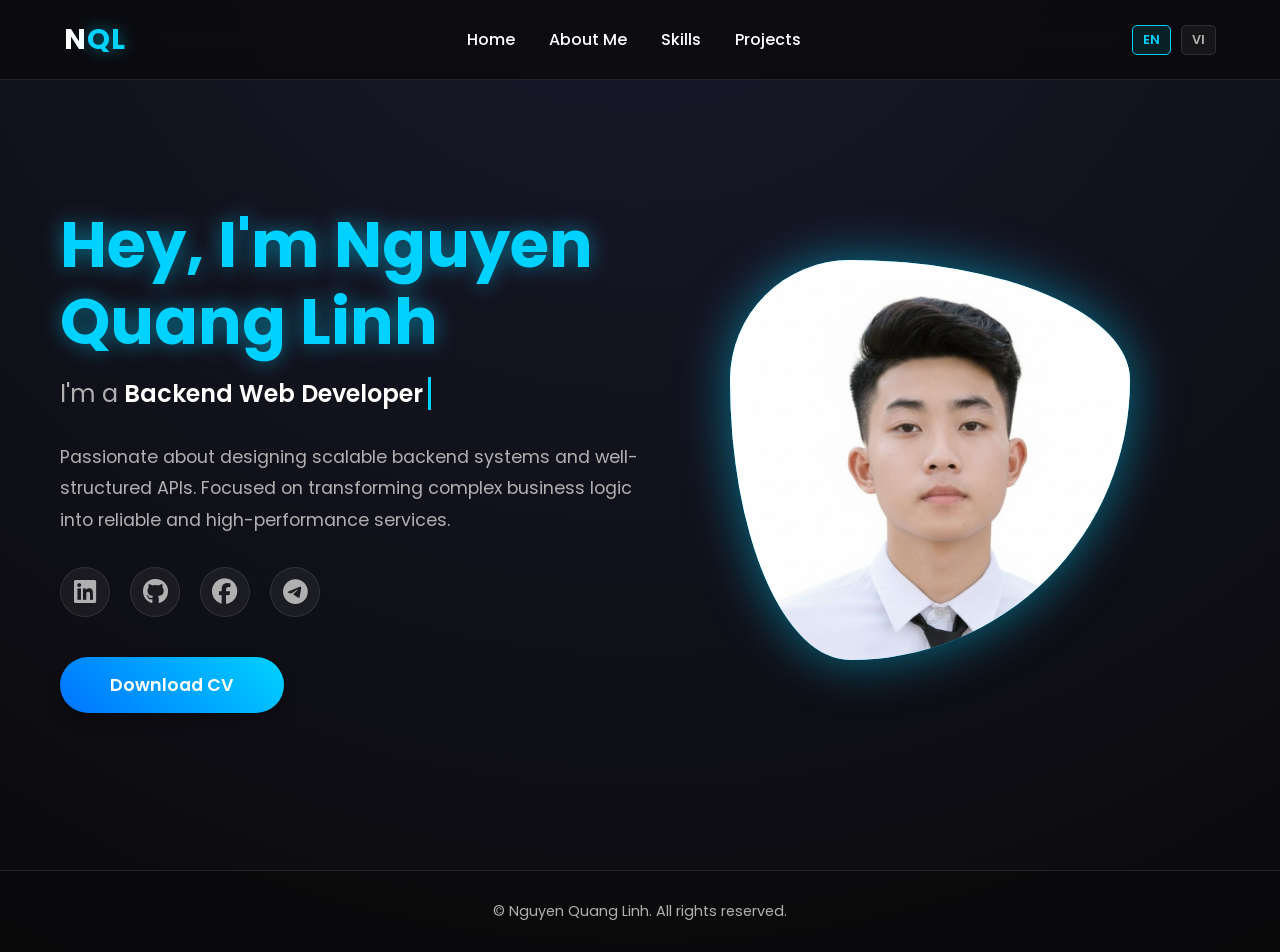
<file: index.html>
<!DOCTYPE html>
<html lang="en">

<head>
    <meta charset="UTF-8">
    <meta name="viewport" content="width=device-width, initial-scale=1.0">
    <link rel="stylesheet" href="https://cdnjs.cloudflare.com/ajax/libs/font-awesome/6.5.1/css/all.min.css">
    <link rel="stylesheet" href="https://unpkg.com/aos@next/dist/aos.css" />
    <link rel="stylesheet" href="style.css">
    <title>Nguyen Quang Linh | Portfolio</title>
</head>

<body>
    <nav>
        <div class="logo">N<span>QL</span></div>

        <input type="checkbox" id="menu-toggle">
        <label for="menu-toggle" class="hamburg"><i class="fa-solid fa-bars"></i></label>

        <div class="nav-container">
            <div class="links">
                <a href="index.html" data-i18n="nav-home">Home</a>
                <a href="about.html" data-i18n="nav-about">About Me</a>
                <a href="skills.html" data-i18n="nav-skills">Skills</a>
                <a href="projects.html" data-i18n="nav-projects">Projects</a>
            </div>
        </div>

        <div class="nav-content">
            <div class="lang-switcher">
                <button class="lang-btn active" data-lang="en">EN</button>
                <button class="lang-btn" data-lang="vi">VI</button>
            </div>
        </div>

        <div class="dropdown">
            <a href="index.html" data-i18n="nav-home">Home</a>
            <a href="about.html" data-i18n="nav-about">About Me</a>
            <a href="skills.html" data-i18n="nav-skills">Skills</a>
            <a href="projects.html" data-i18n="nav-projects">Projects</a>
        </div>
    </nav>

    <section>
        <div class="main-container">
            <div class="content">
                <h1 data-aos="fade-up" data-aos-duration="1500"><span data-i18n="hero-hey">Hey, I'm </span><span
                        data-i18n="hero-name">Nguyen Quang Linh</span></h1>

                <div class="typewriter" data-aos="fade-up" data-aos-duration="1500" data-aos-delay="200">
                    <span data-i18n="hero-typewriter-prefix">I'm a </span><span class="typewriter-text"
                        data-i18n="hero-title">Backend Web Developer</span>
                </div>

                <p data-aos="fade-up" data-aos-duration="1500" data-aos-delay="400" data-i18n="hero-desc">
                    Passionate about designing scalable backend systems and well-structured APIs.
                    Focused on transforming complex business logic into reliable and high-performance services.
                </p>

                <div class="social-links" data-aos="fade-up" data-aos-duration="1500" data-aos-delay="600">
                    <a href="https://www.linkedin.com/in/quang-linh-dev" target="_blank"><i
                            class="fa-brands fa-linkedin"></i></a>
                    <a href="https://github.com/quanglinheternity" target="_blank"><i
                            class="fa-brands fa-github"></i></a>
                    <a href="https://www.facebook.com/quang.linh.73307634" target="_blank"><i
                            class="fa-brands fa-facebook"></i></a>
                    <a href="https://t.me/quanglinheternity" target="_blank"><i class="fa-brands fa-telegram"></i></a>
                </div>

                <a href="https://drive.google.com/file/d/1umqnK_6tv05qjTz2jyoOOcJc1gP9uc_Y/view?usp=sharing"
                    target="_blank" class="cv-button">
                    <button data-aos="zoom-in" data-aos-duration="1500" data-aos-delay="800"
                        data-i18n="hero-cv">Download CV</button>
                </a>
            </div>

            <div class="image" data-aos="zoom-in" data-aos-duration="2000">
                <div class="image-container">
                    <img src="main.jpg" alt="Nguyen Quang Linh">
                </div>
            </div>
        </div>
    </section>

    <footer>
        &copy; Nguyen Quang Linh. <span data-i18n="footer-rights">All rights reserved.</span>
    </footer>

    <script src="translations.js"></script>
    <script src="script.js"></script>
    <script src="https://unpkg.com/aos@next/dist/aos.js"></script>
    <script>
        AOS.init({
            offset: 100,
            duration: 1000,
            once: true
        });
    </script>
</body>


</html>
</file>
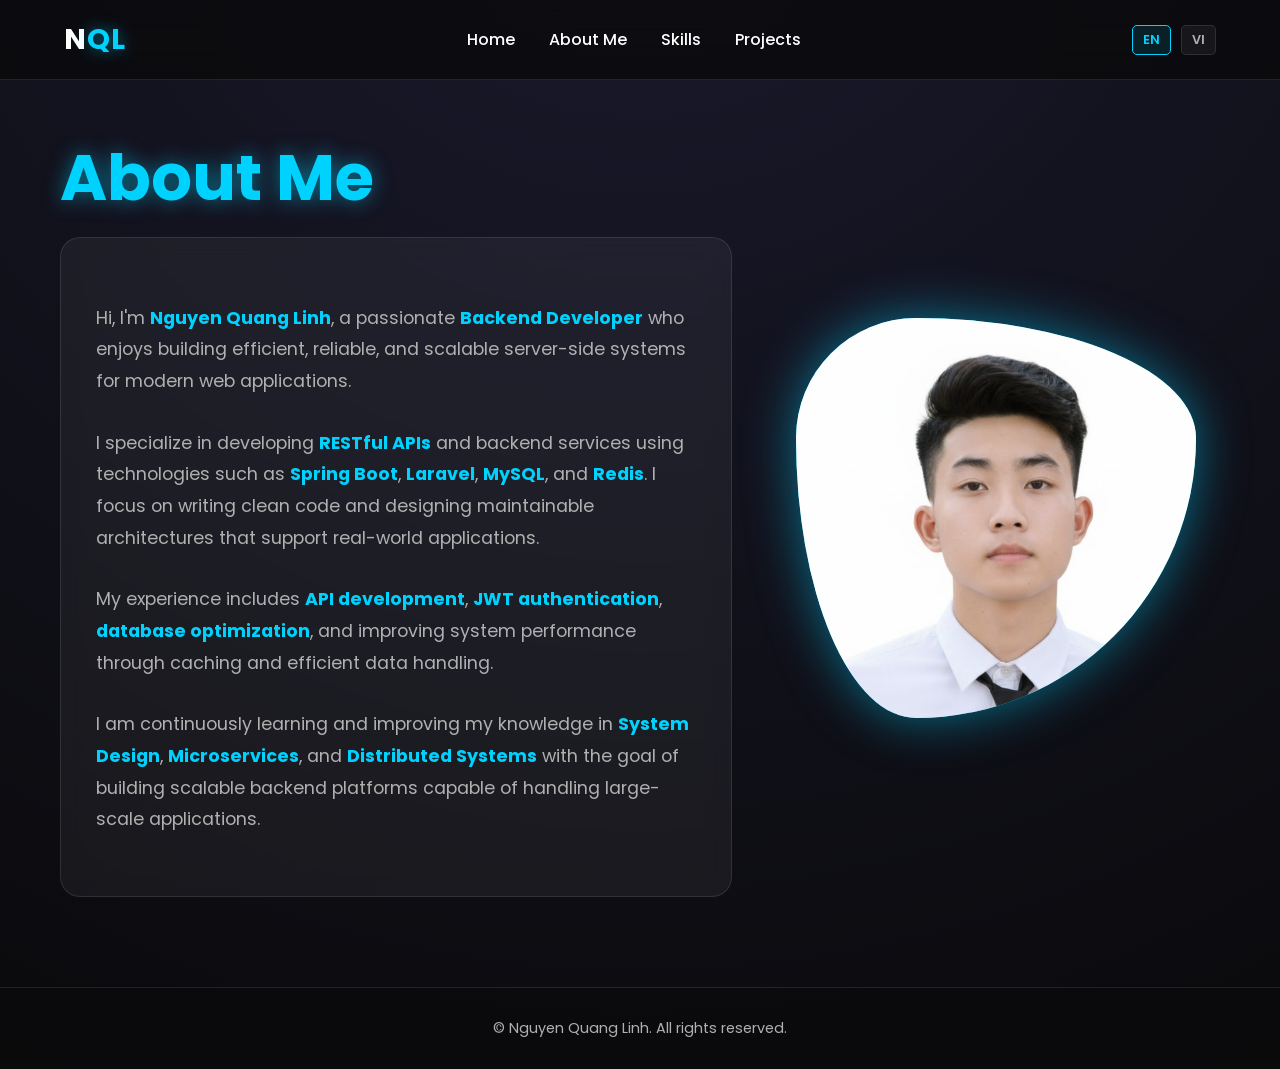
<file: about.html>
<!DOCTYPE html>
<html lang="en">

<head>
    <meta charset="UTF-8">
    <meta name="viewport" content="width=device-width, initial-scale=1.0">
    <title>About Me | Nguyen Quang Linh</title>
    <link rel="stylesheet" href="https://cdnjs.cloudflare.com/ajax/libs/font-awesome/6.5.1/css/all.min.css">
    <link rel="stylesheet" href="https://unpkg.com/aos@next/dist/aos.css" />
    <link rel="stylesheet" href="style.css">
</head>

<body>
    <nav>
        <div class="logo">N<span>QL</span></div>

        <input type="checkbox" id="menu-toggle">
        <label for="menu-toggle" class="hamburg"><i class="fa-solid fa-bars"></i></label>

        <div class="nav-container">
            <div class="links">
                <a href="index.html" data-i18n="nav-home">Home</a>
                <a href="about.html" data-i18n="nav-about">About Me</a>
                <a href="skills.html" data-i18n="nav-skills">Skills</a>
                <a href="projects.html" data-i18n="nav-projects">Projects</a>
            </div>
        </div>

        <div class="nav-content">
            <div class="lang-switcher">
                <button class="lang-btn active" data-lang="en">EN</button>
                <button class="lang-btn" data-lang="vi">VI</button>
            </div>
        </div>

        <div class="dropdown">
            <a href="index.html" data-i18n="nav-home">Home</a>
            <a href="about.html" data-i18n="nav-about">About Me</a>
            <a href="skills.html" data-i18n="nav-skills">Skills</a>
            <a href="projects.html" data-i18n="nav-projects">Projects</a>
        </div>
    </nav>

    <section>
        <div class="main-container about-content">
            <div class="content" data-aos="fade-up" data-aos-duration="1500">
                <h1><span data-i18n="about-title">About </span><span data-i18n="about-span">Me</span></h1>

                <div class="about-text">
                    <p data-i18n="about-p1">
                        Hi, I'm <strong>Nguyen Quang Linh</strong>, a passionate
                        <strong>Backend Developer</strong> who enjoys building efficient, reliable,
                        and scalable server-side systems for modern web applications.
                    </p>

                    <p data-i18n="about-p2">
                        I specialize in developing <strong>RESTful APIs</strong> and backend services
                        using technologies such as <strong>Spring Boot</strong>,
                        <strong>Laravel</strong>, <strong>MySQL</strong>, and <strong>Redis</strong>.
                        I focus on writing clean code and designing maintainable architectures
                        that support real-world applications.
                    </p>

                    <p data-i18n="about-p3">
                        My experience includes <strong>API development</strong>,
                        <strong>JWT authentication</strong>, <strong>database optimization</strong>,
                        and improving system performance through caching and efficient data handling.
                    </p>

                    <p data-i18n="about-p4">
                        I am continuously learning and improving my knowledge in
                        <strong>System Design</strong>, <strong>Microservices</strong>, and
                        <strong>Distributed Systems</strong> with the goal of building
                        scalable backend platforms capable of handling large-scale applications.
                    </p>
                </div>
            </div>

            <div class="image" data-aos="zoom-in" data-aos-duration="1500">
                <div class="image-container">
                    <img src="main.jpg" alt="Nguyen Quang Linh">
                </div>
            </div>
        </div>
    </section>

    <footer>
        &copy; Nguyen Quang Linh. <span data-i18n="footer-rights">All rights reserved.</span>
    </footer>

    <script src="translations.js"></script>
    <script src="script.js"></script>
    <script src="https://unpkg.com/aos@next/dist/aos.js"></script>
    <script>
        AOS.init({
            offset: 100,
            duration: 1000,
            once: true
        });
    </script>
</body>

</html>
</file>
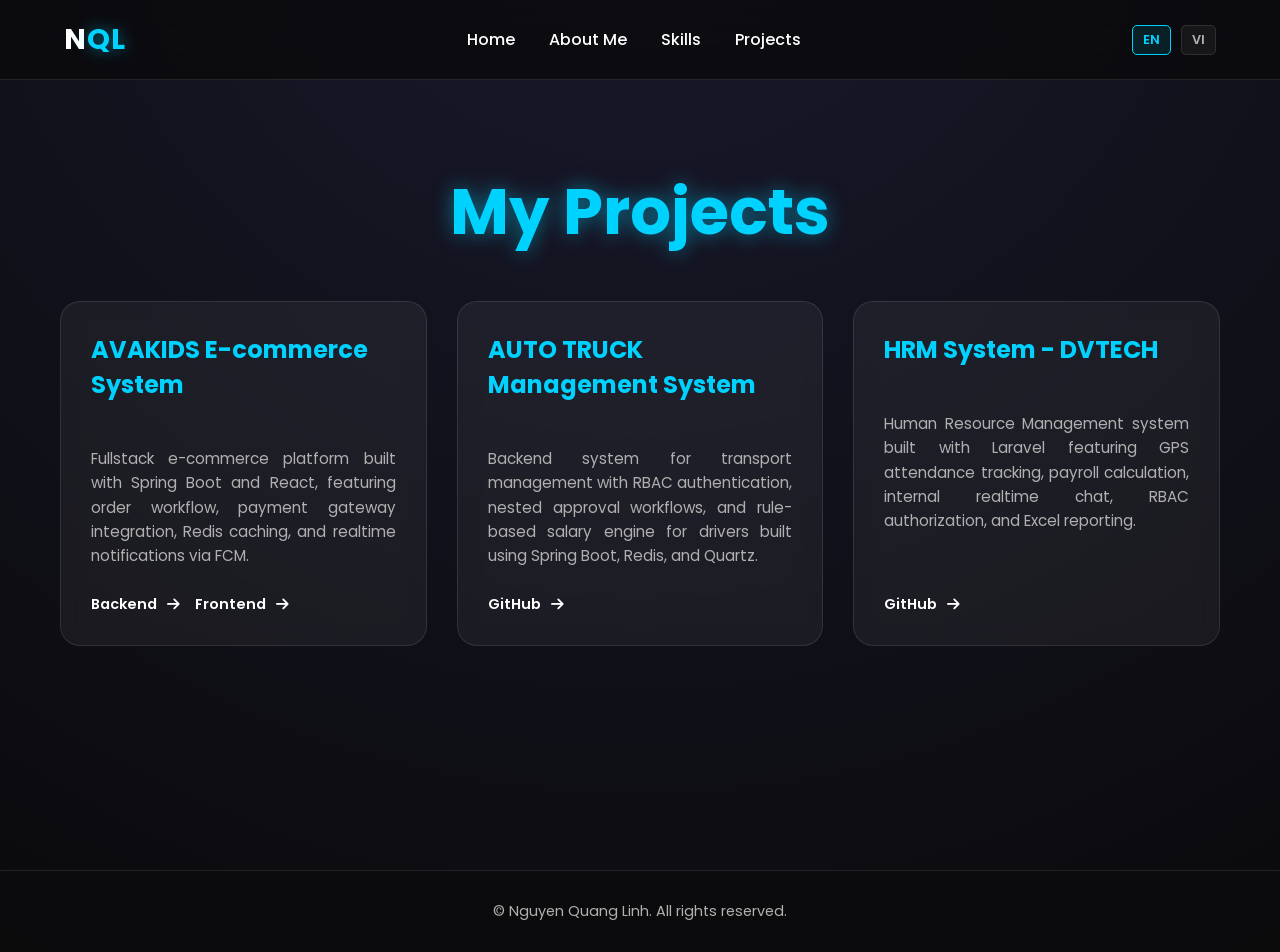
<file: projects.html>
<!DOCTYPE html>
<html lang="en">

<head>
    <meta charset="UTF-8">
    <meta name="viewport" content="width=device-width, initial-scale=1.0">
    <title>My Projects | Nguyen Quang Linh</title>
    <link rel="stylesheet" href="https://cdnjs.cloudflare.com/ajax/libs/font-awesome/6.5.1/css/all.min.css">
    <link rel="stylesheet" href="https://unpkg.com/aos@next/dist/aos.css" />
    <link rel="stylesheet" href="style.css">
</head>

<body>
    <nav>
        <div class="logo">N<span>QL</span></div>

        <input type="checkbox" id="menu-toggle">
        <label for="menu-toggle" class="hamburg"><i class="fa-solid fa-bars"></i></label>

        <div class="nav-container">
            <div class="links">
                <a href="index.html" data-i18n="nav-home">Home</a>
                <a href="about.html" data-i18n="nav-about">About Me</a>
                <a href="skills.html" data-i18n="nav-skills">Skills</a>
                <a href="projects.html" data-i18n="nav-projects">Projects</a>
            </div>
        </div>

        <div class="nav-content">
            <div class="lang-switcher">
                <button class="lang-btn active" data-lang="en">EN</button>
                <button class="lang-btn" data-lang="vi">VI</button>
            </div>
        </div>

        <div class="dropdown">
            <a href="index.html" data-i18n="nav-home">Home</a>
            <a href="about.html" data-i18n="nav-about">About Me</a>
            <a href="skills.html" data-i18n="nav-skills">Skills</a>
            <a href="projects.html" data-i18n="nav-projects">Projects</a>
        </div>
    </nav>

    <section>
        <div class="main-container">
            <div class="content" style="width: 100%;">
                <div class="projects-header" data-aos="fade-down" data-aos-duration="1200">
                    <h1><span data-i18n="projects-title">My </span><span data-i18n="projects-span">Projects</span></h1>
                </div>

                <div class="projects-grid">

                    <div class="project-card" data-aos="fade-up" data-aos-duration="1000" data-aos-delay="200">
                        <h3>AVAKIDS E-commerce System</h3>
                        <p data-i18n="project-avakids-desc">Fullstack e-commerce platform built with Spring Boot and
                            React, featuring order workflow,
                            payment gateway integration, Redis caching, and realtime notifications via WebSocket & FCM.
                        </p>
                        <div class="project-links">
                            <a href="https://github.com/quanglinheternity/avakids-backend.git" target="_blank">
                                Backend <i class="fa-solid fa-arrow-right"></i>
                            </a>

                            <a href="https://github.com/quanglinheternity/avakids-ui.git" target="_blank">
                                Frontend <i class="fa-solid fa-arrow-right"></i>
                            </a>
                        </div>
                    </div>

                    <div class="project-card" data-aos="fade-up" data-aos-duration="1000" data-aos-delay="400">
                        <h3>AUTO TRUCK Management System</h3>
                        <p data-i18n="project-auto-desc">Backend system for transport management with RBAC
                            authentication, nested approval workflows,
                            and rule-based salary engine for drivers built using Spring Boot, Redis, and Quartz.</p>
                        <div class="project-links">
                            <a href="https://github.com/quanglinheternity/WEB_AUTO_TRACK.git" target="_blank">
                                GitHub <i class="fa-solid fa-arrow-right"></i>
                            </a>
                        </div>
                    </div>

                    <div class="project-card" data-aos="fade-up" data-aos-duration="1000" data-aos-delay="600">
                        <h3>HRM System - DVTECH</h3>
                        <p data-i18n="project-hrm-desc">Human Resource Management system built with Laravel featuring
                            GPS attendance tracking,
                            payroll calculation, internal realtime chat, RBAC authorization, and Excel reporting.</p>
                        <div class="project-links">
                            <a href="https://github.com/Binh404/DATN_WD42.git" target="_blank">
                                GitHub <i class="fa-solid fa-arrow-right"></i>
                            </a>
                        </div>
                    </div>

                </div>
            </div>
        </div>
    </section>

    <footer>
        &copy; Nguyen Quang Linh. <span data-i18n="footer-rights">All rights reserved.</span>
    </footer>

    <script src="translations.js"></script>
    <script src="script.js"></script>
    <script src="https://unpkg.com/aos@next/dist/aos.js"></script>
    <script>
        AOS.init({
            offset: 100,
            duration: 1000,
            once: true
        });
    </script>
</body>

</html>
</file>
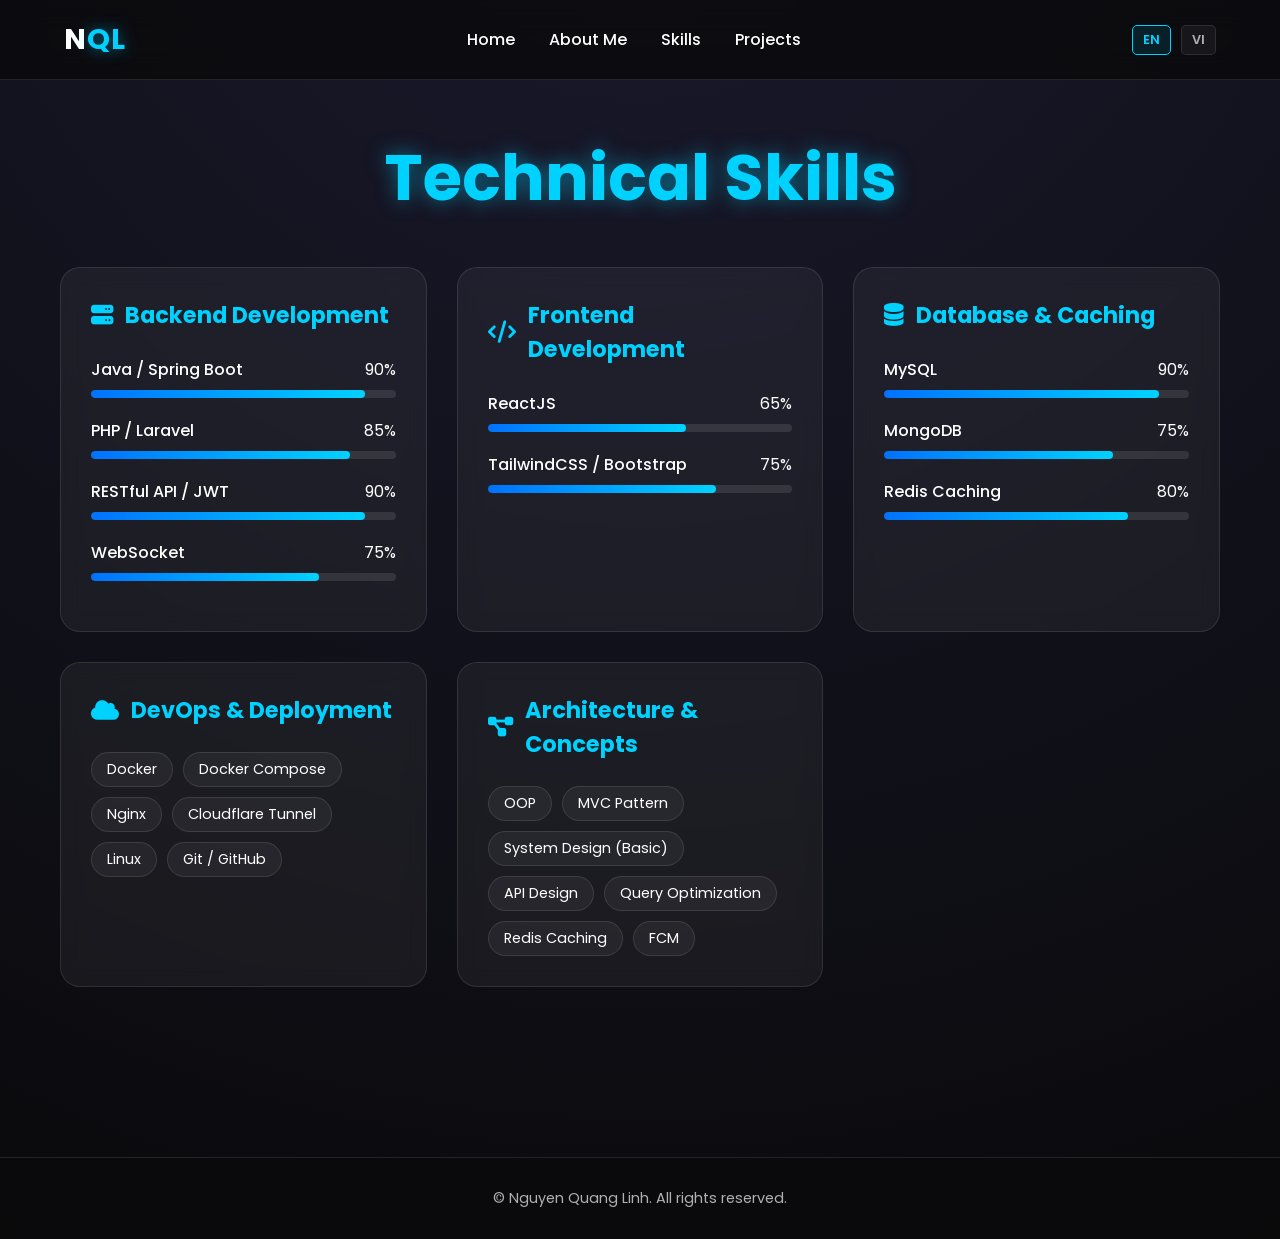
<file: skills.html>
<!DOCTYPE html>
<html lang="en">

<head>
    <meta charset="UTF-8">
    <meta name="viewport" content="width=device-width, initial-scale=1.0">
    <title>My Skills | Nguyen Quang Linh</title>
    <link rel="stylesheet" href="https://cdnjs.cloudflare.com/ajax/libs/font-awesome/6.5.1/css/all.min.css">
    <link rel="stylesheet" href="https://unpkg.com/aos@next/dist/aos.css" />
    <link rel="stylesheet" href="style.css">
</head>

<body>
    <nav>
        <div class="logo">N<span>QL</span></div>

        <input type="checkbox" id="menu-toggle">
        <label for="menu-toggle" class="hamburg"><i class="fa-solid fa-bars"></i></label>

        <div class="nav-container">
            <div class="links">
                <a href="index.html" data-i18n="nav-home">Home</a>
                <a href="about.html" data-i18n="nav-about">About Me</a>
                <a href="skills.html" data-i18n="nav-skills">Skills</a>
                <a href="projects.html" data-i18n="nav-projects">Projects</a>
            </div>
        </div>

        <div class="nav-content">
            <div class="lang-switcher">
                <button class="lang-btn active" data-lang="en">EN</button>
                <button class="lang-btn" data-lang="vi">VI</button>
            </div>
        </div>

        <div class="dropdown">
            <a href="index.html" data-i18n="nav-home">Home</a>
            <a href="about.html" data-i18n="nav-about">About Me</a>
            <a href="skills.html" data-i18n="nav-skills">Skills</a>
            <a href="projects.html" data-i18n="nav-projects">Projects</a>
        </div>
    </nav>

    <section>
        <div class="main-container">
            <div class="content" style="width: 100%;">
                <div class="projects-header" data-aos="fade-down" data-aos-duration="1200">
                    <h1><span data-i18n="skills-title">Technical </span><span data-i18n="skills-span">Skills</span></h1>
                </div>

                <div class="skills-grid">
                    <!-- Backend -->
                    <div class="skill-category" data-aos="fade-up" data-aos-duration="1000">
                        <h3><i class="fa-solid fa-server"></i> <span data-i18n="skills-backend">Backend
                                Development</span></h3>

                        <div class="skill-item">
                            <div class="skill-info">
                                <span class="skill-name">Java / Spring Boot</span>
                                <span class="skill-percentage">90%</span>
                            </div>
                            <div class="skill-bar">
                                <div class="skill-progress" style="width: 90%;"></div>
                            </div>
                        </div>

                        <div class="skill-item">
                            <div class="skill-info">
                                <span class="skill-name">PHP / Laravel</span>
                                <span class="skill-percentage">85%</span>
                            </div>
                            <div class="skill-bar">
                                <div class="skill-progress" style="width: 85%;"></div>
                            </div>
                        </div>

                        <div class="skill-item">
                            <div class="skill-info">
                                <span class="skill-name">RESTful API / JWT</span>
                                <span class="skill-percentage">90%</span>
                            </div>
                            <div class="skill-bar">
                                <div class="skill-progress" style="width: 90%;"></div>
                            </div>
                        </div>

                        <div class="skill-item">
                            <div class="skill-info">
                                <span class="skill-name">WebSocket</span>
                                <span class="skill-percentage">75%</span>
                            </div>
                            <div class="skill-bar">
                                <div class="skill-progress" style="width: 75%;"></div>
                            </div>
                        </div>
                    </div>


                    <!-- Frontend -->
                    <div class="skill-category" data-aos="fade-up" data-aos-duration="1000">
                        <h3><i class="fa-solid fa-code"></i> <span data-i18n="skills-frontend">Frontend
                                Development</span></h3>

                        <div class="skill-item">
                            <div class="skill-info">
                                <span class="skill-name">ReactJS</span>
                                <span class="skill-percentage">65%</span>
                            </div>
                            <div class="skill-bar">
                                <div class="skill-progress" style="width: 65%;"></div>
                            </div>
                        </div>

                        <div class="skill-item">
                            <div class="skill-info">
                                <span class="skill-name">TailwindCSS / Bootstrap</span>
                                <span class="skill-percentage">75%</span>
                            </div>
                            <div class="skill-bar">
                                <div class="skill-progress" style="width: 75%;"></div>
                            </div>
                        </div>
                    </div>


                    <!-- Database -->
                    <div class="skill-category" data-aos="fade-up" data-aos-duration="1000">
                        <h3><i class="fa-solid fa-database"></i> <span data-i18n="skills-db">Database & Caching</span>
                        </h3>

                        <div class="skill-item">
                            <div class="skill-info">
                                <span class="skill-name">MySQL</span>
                                <span class="skill-percentage">90%</span>
                            </div>
                            <div class="skill-bar">
                                <div class="skill-progress" style="width: 90%;"></div>
                            </div>
                        </div>

                        <div class="skill-item">
                            <div class="skill-info">
                                <span class="skill-name">MongoDB</span>
                                <span class="skill-percentage">75%</span>
                            </div>
                            <div class="skill-bar">
                                <div class="skill-progress" style="width: 75%;"></div>
                            </div>
                        </div>

                        <div class="skill-item">
                            <div class="skill-info">
                                <span class="skill-name">Redis Caching</span>
                                <span class="skill-percentage">80%</span>
                            </div>
                            <div class="skill-bar">
                                <div class="skill-progress" style="width: 80%;"></div>
                            </div>
                        </div>
                    </div>


                    <!-- DevOps -->
                    <div class="skill-category" data-aos="fade-up" data-aos-duration="1000">
                        <h3><i class="fa-solid fa-cloud"></i> <span data-i18n="skills-devops">DevOps & Deployment</span>
                        </h3>

                        <div class="skill-tags">
                            <span class="skill-tag">Docker</span>
                            <span class="skill-tag">Docker Compose</span>
                            <span class="skill-tag">Nginx</span>
                            <span class="skill-tag">Cloudflare Tunnel</span>
                            <span class="skill-tag">Linux</span>
                            <span class="skill-tag">Git / GitHub</span>
                        </div>
                    </div>


                    <!-- Architecture -->
                    <div class="skill-category" data-aos="fade-up" data-aos-duration="1000">
                        <h3><i class="fa-solid fa-diagram-project"></i> <span data-i18n="skills-arch">Architecture &
                                Concepts</span></h3>

                        <div class="skill-tags">
                            <span class="skill-tag">OOP</span>
                            <span class="skill-tag">MVC Pattern</span>
                            <span class="skill-tag">System Design (Basic)</span>
                            <span class="skill-tag">API Design</span>
                            <span class="skill-tag">Query Optimization</span>
                            <span class="skill-tag">Redis Caching</span>
                            <span class="skill-tag">FCM</span>
                        </div>
                    </div>

                </div>
            </div>
        </div>
    </section>

    <footer>
        &copy; Nguyen Quang Linh. <span data-i18n="footer-rights">All rights reserved.</span>
    </footer>

    <script src="translations.js"></script>
    <script src="script.js"></script>
    <script src="https://unpkg.com/aos@next/dist/aos.js"></script>
    <script>
        AOS.init({
            offset: 100,
            duration: 1000,
            once: true
        });
    </script>
</body>

</html>
</file>
<file: style.css>
@import url('https://fonts.googleapis.com/css2?family=Poppins:wght@300;400;600;700&display=swap');

:root {
    --primary: #00d2ff;
    --primary-glow: rgba(0, 210, 255, 0.5);
    --secondary: #0072ff;
    --bg-dark: #0a0a0c;
    --bg-card: rgba(255, 255, 255, 0.05);
    --text-main: #ffffff;
    --text-muted: #b0b0b0;
    --glass-bg: rgba(10, 10, 12, 0.8);
    --glass-border: rgba(255, 255, 255, 0.1);
    --transition: all 0.4s cubic-bezier(0.4, 0, 0.2, 1);
}

/* Reset Styles */
* {
    padding: 0;
    margin: 0;
    font-family: 'Poppins', sans-serif;
    box-sizing: border-box;
}

html {
    scroll-behavior: smooth;
}

body {
    width: 100%;
    min-height: 100vh;
    background: radial-gradient(circle at 50% -20%, #1a1a2e, var(--bg-dark));
    color: var(--text-main);
    overflow-x: hidden;
}

/* Custom Scrollbar */
::-webkit-scrollbar {
    width: 8px;
}

::-webkit-scrollbar-track {
    background: var(--bg-dark);
}

::-webkit-scrollbar-thumb {
    background: var(--primary);
    border-radius: 10px;
}

/* Navbar Styles */
nav {
    width: 100%;
    height: 80px;
    display: flex;
    align-items: center;
    justify-content: space-between;
    padding: 0 5%;
    position: fixed;
    top: 0;
    z-index: 1000;
    background: var(--glass-bg);
    backdrop-filter: blur(15px);
    -webkit-backdrop-filter: blur(15px);
    border-bottom: 1px solid var(--glass-border);
    transition: var(--transition);
}

.nav-content {
    display: flex;
    align-items: center;
    gap: 20px;
}

.lang-switcher {
    display: flex;
    gap: 10px;
    margin-left: 20px;
}

.lang-btn {
    background: var(--bg-card);
    border: 1px solid var(--glass-border);
    color: var(--text-muted);
    padding: 5px 10px;
    border-radius: 5px;
    cursor: pointer;
    font-size: 0.8rem;
    font-weight: 600;
    transition: var(--transition);
}

.lang-btn.active {
    color: var(--primary);
    border-color: var(--primary);
    background: rgba(0, 210, 255, 0.1);
}

.lang-btn:hover:not(.active) {
    border-color: var(--primary);
    color: var(--text-main);
}

.logo {
    font-size: 1.8rem;
    font-weight: 700;
    letter-spacing: 1px;
}

.logo span {
    color: var(--primary);
    text-shadow: 0 0 15px var(--primary-glow);
}

.nav-container .links a {
    font-size: 1rem;
    color: var(--text-main);
    margin-left: 30px;
    text-decoration: none;
    font-weight: 500;
    transition: var(--transition);
    position: relative;
}

.nav-container .links a::after {
    content: '';
    position: absolute;
    width: 0;
    height: 2px;
    bottom: -5px;
    left: 0;
    background-color: var(--primary);
    transition: var(--transition);
}

.nav-container .links a:hover {
    color: var(--primary);
}

.nav-container .links a:hover::after {
    width: 100%;
}

/* Drawer Toggle */
#menu-toggle {
    display: none;
}

.hamburg {
    display: none;
    cursor: pointer;
    font-size: 1.8rem;
    color: var(--text-main);
}

.dropdown {
    display: none;
    flex-direction: column;
    position: absolute;
    width: 100%;
    background: var(--glass-bg);
    backdrop-filter: blur(20px);
    top: 80px;
    left: 0;
    border-bottom: 1px solid var(--glass-border);
}

.dropdown a {
    color: var(--text-main);
    text-decoration: none;
    padding: 20px;
    text-align: center;
    font-weight: 500;
    transition: var(--transition);
}

.dropdown a:hover {
    background: var(--primary);
    color: black;
}

#menu-toggle:checked~.dropdown {
    display: flex;
}

/* Main Content Blocks */
section {
    width: 100%;
    padding-top: 100px;
}

.main-container {
    max-width: 1200px;
    margin: 0 auto;
    padding: 40px 20px;
    display: flex;
    justify-content: space-between;
    align-items: center;
    min-height: calc(100vh - 180px);
}

.main-container .content {
    flex: 1;
    text-align: left;
}

.content h1 {
    font-size: clamp(2.5rem, 5vw, 4rem);
    line-height: 1.2;
    margin-bottom: 10px;
}

.content h1 span {
    color: var(--primary);
    text-shadow: 0 0 20px var(--primary-glow);
}

.typewriter {
    font-size: 1.5rem;
    color: var(--text-muted);
    font-weight: 400;
    margin: 15px 0;
    height: 1.5em;
}

.typewriter-text {
    color: var(--text-main);
    font-weight: 600;
    border-right: 3px solid var(--primary);
    padding-right: 5px;
    animation: blink 0.7s infinite;
}

@keyframes blink {

    from,
    to {
        border-color: transparent
    }

    50% {
        border-color: var(--primary);
    }
}

.content p {
    font-size: 1.1rem;
    line-height: 1.8;
    color: var(--text-muted);
    margin: 30px 0;
    max-width: 600px;
}

.social-links {
    display: flex;
    gap: 20px;
    margin-bottom: 40px;
}

.social-links a {
    text-decoration: none;
}

.social-links i {
    color: var(--text-muted);
    font-size: 1.6rem;
    transition: var(--transition);
    background: var(--bg-card);
    width: 50px;
    height: 50px;
    display: flex;
    align-items: center;
    justify-content: center;
    border-radius: 50%;
    border: 1px solid var(--glass-border);
}

.social-links a:hover i {
    color: var(--primary);
    border-color: var(--primary);
    transform: translateY(-5px);
    box-shadow: 0 10px 20px rgba(0, 0, 0, 0.3), 0 0 15px var(--primary-glow);
}

.cv-button {
    text-decoration: none;
}

.cv-button button {
    padding: 15px 40px;
    padding-left: 50px;
    padding-right: 50px;
    background: linear-gradient(45deg, var(--secondary), var(--primary));
    color: #fff;
    border: none;
    border-radius: 30px;
    font-size: 1.1rem;
    font-weight: 600;
    cursor: pointer;
    transition: var(--transition);
    box-shadow: 0 8px 15px rgba(0, 0, 0, 0.2);
}

.cv-button button:hover {
    transform: scale(1.05);
    box-shadow: 0 15px 25px rgba(0, 0, 0, 0.3), 0 0 20px var(--primary-glow);
}

/* Image Hexagon/Organic Style */
.main-container .image {
    flex: 1;
    display: flex;
    justify-content: center;
    align-items: center;
}

.image-container {
    width: 400px;
    height: 400px;
    border-radius: 30% 70% 70% 30% / 30% 30% 70% 70%;
    overflow: hidden;
    position: relative;
    box-shadow: 0 0 50px var(--primary-glow);
    animation: morph 8s ease-in-out infinite;
    background: var(--primary);
}

@keyframes morph {
    0% {
        border-radius: 30% 70% 70% 30% / 30% 30% 70% 70%;
    }

    50% {
        border-radius: 70% 30% 30% 70% / 70% 70% 30% 30%;
    }

    100% {
        border-radius: 30% 70% 70% 30% / 30% 30% 70% 70%;
    }
}

.image-container img {
    width: 100%;
    height: 100%;
    object-fit: cover;
    filter: grayscale(20%);
}

/* Projects Grid */
.projects-header {
    text-align: center;
    margin-bottom: 50px;
}

.projects-grid {
    display: grid;
    grid-template-columns: repeat(auto-fit, minmax(320px, 1fr));
    gap: 30px;
    padding-bottom: 100px;
}

.project-card {
    background: var(--bg-card);
    backdrop-filter: blur(10px);
    border: 1px solid var(--glass-border);
    padding: 30px;
    border-radius: 20px;
    transition: var(--transition);
    display: flex;
    flex-direction: column;
}

.project-card:hover {
    transform: translateY(-10px);
    border-color: var(--primary);
    box-shadow: 0 20px 40px rgba(0, 0, 0, 0.4);
}

.project-card h3 {
    color: var(--primary);
    margin-bottom: 15px;
    font-size: 1.5rem;
}

.project-card p {
    color: var(--text-muted);
    font-size: 0.95rem;
    line-height: 1.6;
    margin-bottom: 25px;
    flex-grow: 1;
    text-align: justify;
    text-justify: inter-word;
    hyphens: auto;
    overflow-wrap: break-word;
}

.project-links {
    margin-top: auto;
    display: flex;
    gap: 15px;
}

.project-card a {
    color: var(--text-main);
    text-decoration: none;
    font-weight: 600;
    display: flex;
    align-items: center;
    gap: 10px;
    font-size: 0.9rem;
    margin-top: auto;
}

.project-card a i {
    transition: var(--transition);
}

.project-card a:hover i {
    transform: translateX(5px);
    color: var(--primary);
}

/* About Page Specifics */
.about-content {
    max-width: 1200px;
    margin: 0 auto;
    display: flex;
    flex-wrap: wrap;
    gap: 40px;
    align-items: center;
}

.about-content .content {
    flex: 1.5;
    min-width: 300px;
}

.about-content .image {
    flex: 1;
    min-width: 300px;
}

.about-text {
    background: var(--bg-card);
    backdrop-filter: blur(10px);
    border: 1px solid var(--glass-border);
    padding: 35px;
    border-radius: 20px;
    text-align: left;
    margin-top: 20px;
}

/* Skills Page Styles */
.skills-grid {
    display: grid;
    grid-template-columns: repeat(auto-fit, minmax(350px, 1fr));
    gap: 30px;
    margin-top: 40px;
    padding-bottom: 80px;
}

.skill-category {
    background: var(--bg-card);
    backdrop-filter: blur(10px);
    border: 1px solid var(--glass-border);
    padding: 30px;
    border-radius: 20px;
    transition: var(--transition);
}

.skill-category:hover {
    border-color: var(--primary);
    transform: translateY(-5px);
}

.skill-category h3 {
    color: var(--primary);
    margin-bottom: 25px;
    font-size: 1.4rem;
    display: flex;
    align-items: center;
    gap: 12px;
}

.skill-item {
    margin-bottom: 20px;
}

.skill-info {
    display: flex;
    justify-content: space-between;
    margin-bottom: 8px;
}

.skill-name {
    font-weight: 500;
}

.skill-bar {
    width: 100%;
    height: 8px;
    background: rgba(255, 255, 255, 0.1);
    border-radius: 4px;
    overflow: hidden;
}

.skill-progress {
    height: 100%;
    background: linear-gradient(90deg, var(--secondary), var(--primary));
    border-radius: 4px;
    width: 0;
    transition: width 1.5s ease-out;
}

.skill-tags {
    display: flex;
    flex-wrap: wrap;
    gap: 10px;
}

.skill-tag {
    background: rgba(255, 255, 255, 0.05);
    padding: 6px 15px;
    border-radius: 20px;
    font-size: 0.9rem;
    border: 1px solid var(--glass-border);
    transition: var(--transition);
}

.skill-tag:hover {
    background: var(--primary);
    color: black;
    border-color: var(--primary);
}

.about-text p {
    margin-bottom: 25px;
    font-size: 1.1rem;
    line-height: 1.8;
}

.about-text strong {
    color: var(--primary);
}

/* Footer Style */
footer {
    width: 100%;
    padding: 30px;
    background: var(--glass-bg);
    border-top: 1px solid var(--glass-border);
    text-align: center;
    font-size: 0.9rem;
    color: var(--text-muted);
    margin-top: 50px;
}

/* Responsive Styles */
@media (max-width: 992px) {
    .main-container {
        flex-direction: column-reverse;
        text-align: center;
        padding-top: 50px;
    }

    .main-container .content {
        margin-top: 50px;
        display: flex;
        flex-direction: column;
        align-items: center;
    }

    .image-container {
        width: 300px;
        height: 300px;
    }

    .nav-container .links {
        display: none;
    }

    .hamburg {
        display: block;
    }
}

@media (max-width: 480px) {
    .content h1 {
        font-size: 2.2rem;
    }

    .typewriter {
        font-size: 1.2rem;
    }

    .image-container {
        width: 250px;
        height: 250px;
    }
}
</file>
